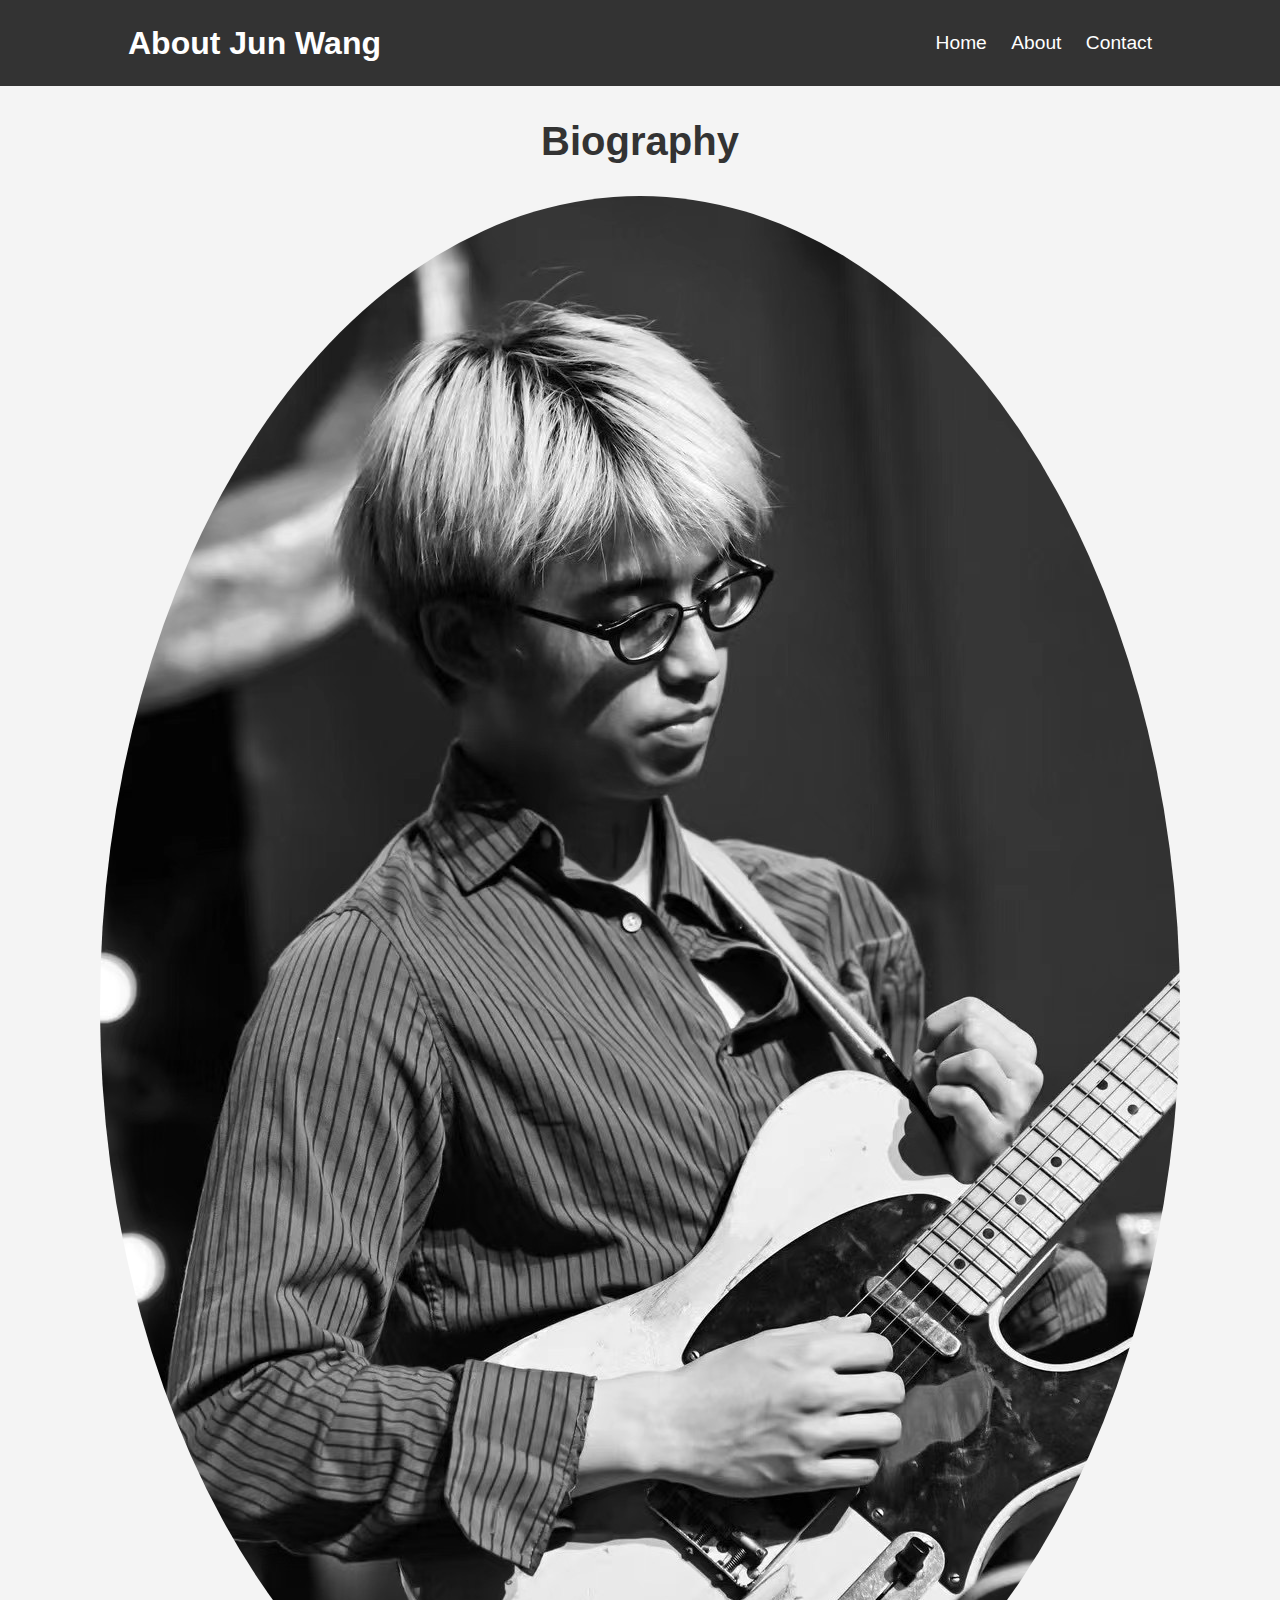
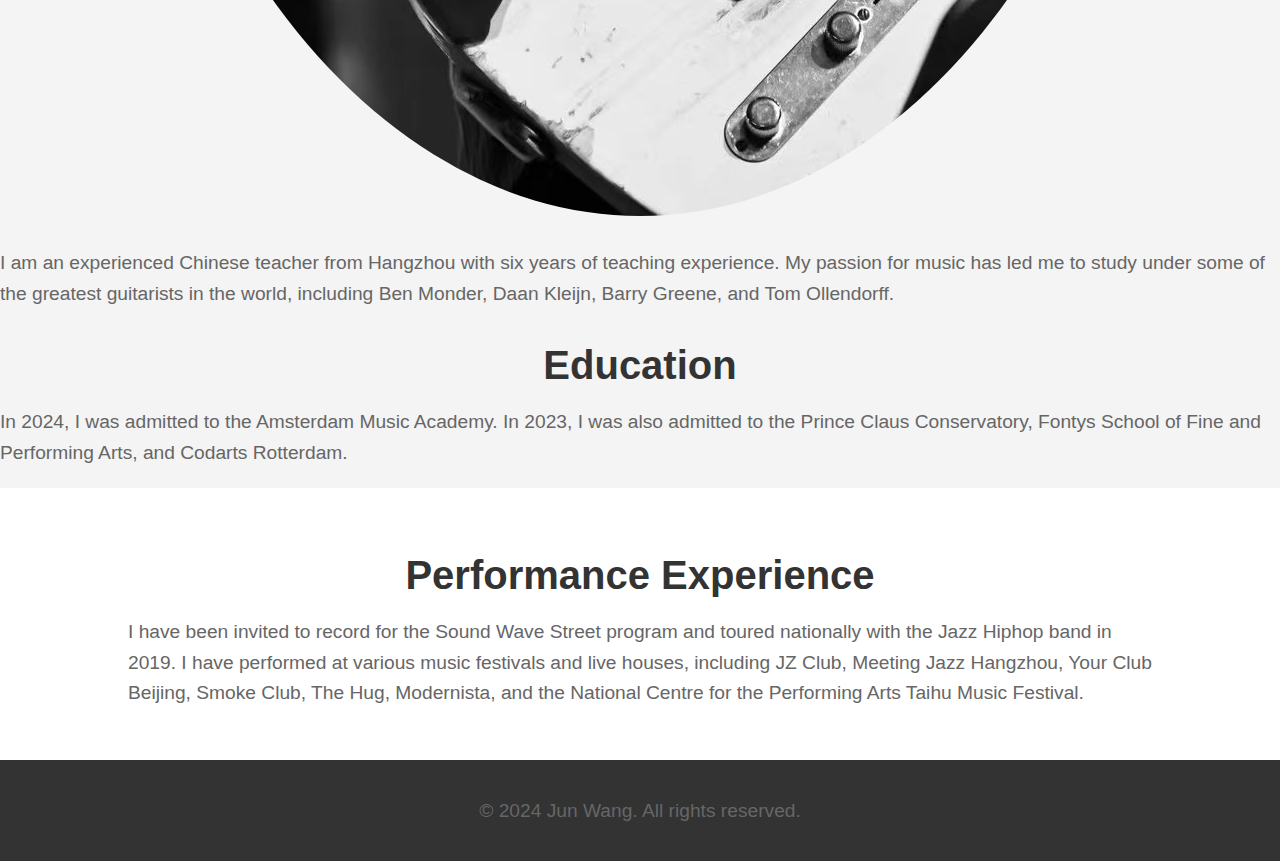
<file: 未命名文件夹 2/about.html>
<!DOCTYPE html>
<html lang="en">
<head>
    <meta charset="UTF-8">
    <meta name="viewport" content="width=device-width, initial-scale=1.0">
    <title>About Jun Wang</title>
    <link rel="stylesheet" href="css/styles.css">
    <script src="js/script.js" defer></script>
</head>
<body>
    <header id="header">
        <div class="container">
            <h1>About Jun Wang</h1>
            <nav>
                <ul>
                    <li><a href="index.html">Home</a></li>
                    <li><a href="about.html">About</a></li>
                    <li><a href="contact.html">Contact</a></li>
                </ul>
            </nav>
        </div>
    </header>
    <section id="biography">
        <div class="container">
            <h2>Biography</h2>
            <img src="images/your_photo.jpg" alt="Photo of Jun Wang" class="profile-photo">
            <p>I am an experienced Chinese teacher from Hangzhou with six years of teaching experience. My passion for music has led me to study under some of the greatest guitarists in the world, including Ben Monder, Daan Kleijn, Barry Greene, and Tom Ollendorff.</p>
        </div>
    </section>
    <section id="education">
        <div class="container">
            <h2>Education</h2>
            <p>In 2024, I was admitted to the Amsterdam Music Academy. In 2023, I was also admitted to the Prince Claus Conservatory, Fontys School of Fine and Performing Arts, and Codarts Rotterdam.</p>
        </div>
    </section>
    <section id="experience">
        <div class="container">
            <h2>Performance Experience</h2>
            <p>I have been invited to record for the Sound Wave Street program and toured nationally with the Jazz Hiphop band in 2019. I have performed at various music festivals and live houses, including JZ Club, Meeting Jazz Hangzhou, Your Club Beijing, Smoke Club, The Hug, Modernista, and the National Centre for the Performing Arts Taihu Music Festival.</p>
        </div>
    </section>
    <footer>
        <div class="container">
            <p>&copy; 2024 Jun Wang. All rights reserved.</p>
        </div>
    </footer>
</body>
</html>
</file>
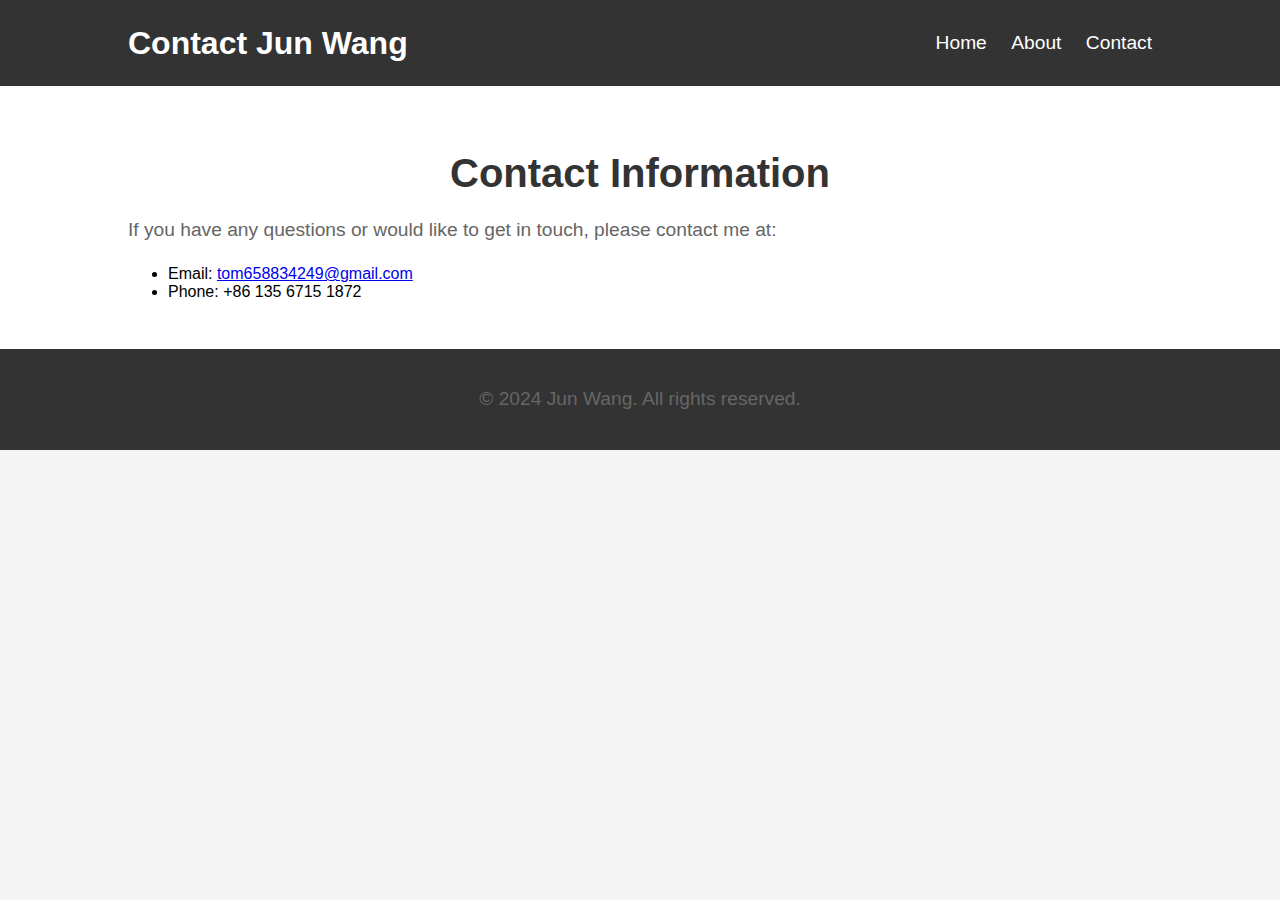
<file: 未命名文件夹 2/contact.html>
<!DOCTYPE html>
<html lang="en">
<head>
    <meta charset="UTF-8">
    <meta name="viewport" content="width=device-width, initial-scale=1.0">
    <title>Contact Jun Wang</title>
    <link rel="stylesheet" href="css/styles.css">
    <script src="js/script.js" defer></script>
</head>
<body>
    <header id="header">
        <div class="container">
            <h1>Contact Jun Wang</h1>
            <nav>
                <ul>
                    <li><a href="index.html">Home</a></li>
                    <li><a href="about.html">About</a></li>
                    <li><a href="contact.html">Contact</a></li>
                </ul>
            </nav>
        </div>
    </header>
    <section id="contact-info">
        <div class="container">
            <h2>Contact Information</h2>
            <p>If you have any questions or would like to get in touch, please contact me at:</p>
            <ul>
                <li>Email: <a href="mailto:tom658834249@gmail.com">tom658834249@gmail.com</a></li>
                <li>Phone: +86 135 6715 1872</li>
            </ul>
        </div>
    </section>
    <footer>
        <div class="container">
            <p>&copy; 2024 Jun Wang. All rights reserved.</p>
        </div>
    </footer>
</body>
</html>
</file>
<file: 未命名文件夹 2/css/styles.css>
body {
    font-family: 'Arial', sans-serif;
    margin: 0;
    padding: 0;
    background-color: #f4f4f4;
}

header {
    background: #333;
    color: #fff;
    padding: 1rem 0;
}

header .container {
    display: flex;
    justify-content: space-between;
    align-items: center;
    width: 80%;
    margin: auto;
}

header h1 {
    margin: 0;
    font-size: 2rem;
}

nav ul {
    list-style: none;
    padding: 0;
}

nav ul li {
    display: inline;
    margin-left: 20px;
}

nav ul li a {
    color: #fff;
    text-decoration: none;
    font-size: 1.2rem;
}

#hero {
    background: url('../images/hero-bg.jpg') no-repeat center center/cover;
    color: #fff;
    height: 100vh;
    display: flex;
    justify-content: center;
    align-items: center;
    text-align: center;
    flex-direction: column;
    margin-top: 80px; /* To avoid content being hidden behind the fixed header */
}

#hero h2 {
    font-size: 3rem;
    margin-bottom: 1rem;
}

#hero p {
    font-size: 1.5rem;
}

#about, #experience, #influences, #contact-info {
    padding: 2rem 0;
    background: #fff;
}

#about .container, #experience .container, #influences .container, #contact-info .container {
    width: 80%;
    margin: auto;
}

h2 {
    font-size: 2.5rem;
    color: #333;
    text-align: center;
    margin-bottom: 1rem;
}

p {
    font-size: 1.2rem;
    color: #666;
    line-height: 1.6;
}

.profile-photo {
    display: block;
    margin: 2rem auto;
    border-radius: 50%;
}

footer {
    background: #333;
    color: #fff;
    text-align: center;
    padding: 1rem 0;
}

footer .container {
    width: 80%;
    margin: auto;
}

header.sticky {
    background: #222;
    position: fixed;
    top: 0;
    left: 0;
    right: 0;
    z-index: 1000;
    transition: background 0.3s;
}
</file>
